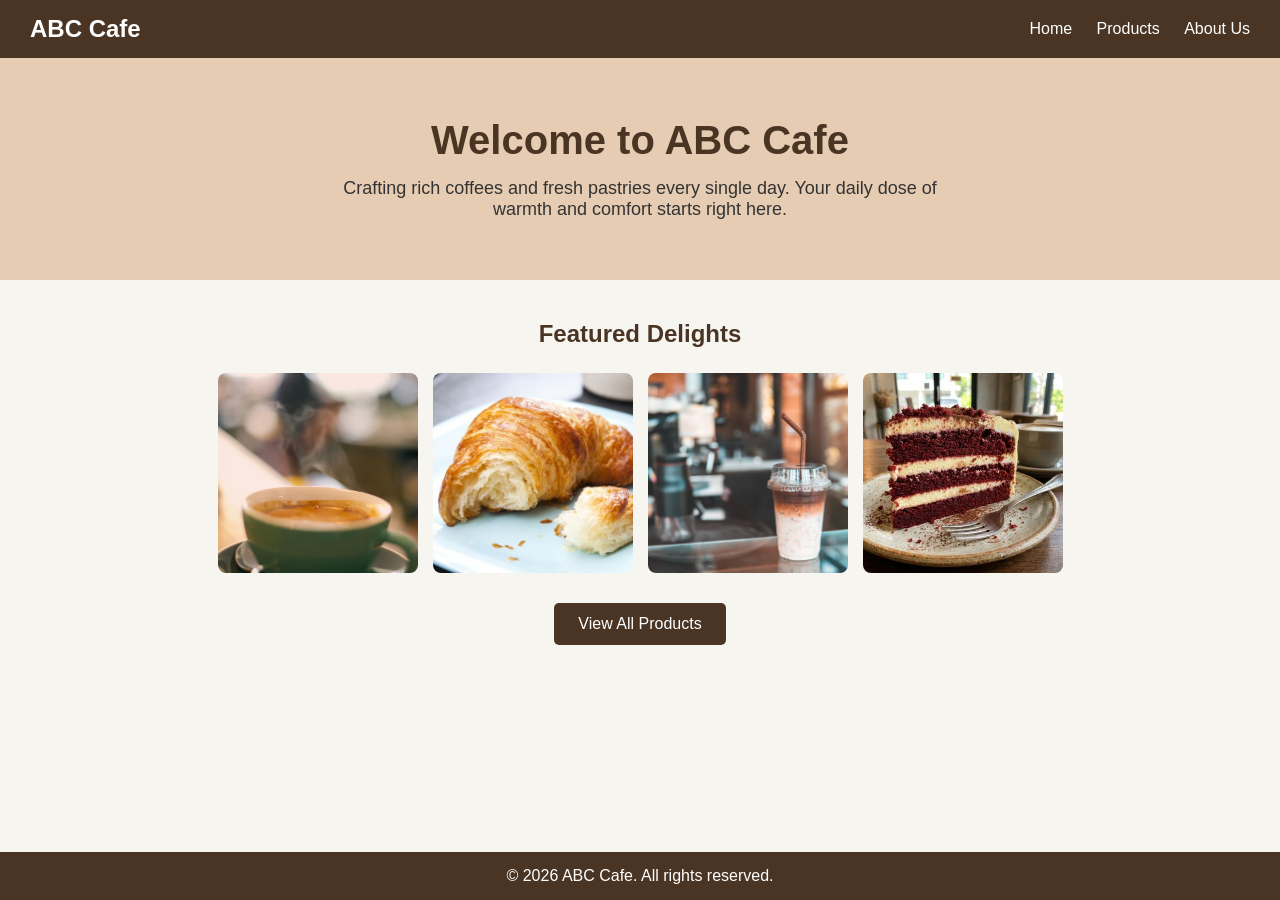
<file: index.html>
<!DOCTYPE html>
<html lang="en">
<head>
    <meta charset="UTF-8">
    <meta name="viewport" content="width=device-width, initial-scale=1.0">
    <title>ABC Cafe - Home</title>
    <link rel="stylesheet" href="css/styles.css">
</head>
<body>
    <div class="navbar">
        <div class="logo">ABC Cafe</div>
        <div class="nav-links">
            <a href="index.html">Home</a>
            <a href="products.html">Products</a>
            <a href="about.html">About Us</a>
        </div>
    </div>

    <div class="hero-section">
        <h1>Welcome to ABC Cafe</h1>
        <p>Crafting rich coffees and fresh pastries every single day. Your daily dose of warmth and comfort starts right here.</p>
    </div>

    <div class="home-gallery">
        <h2>Featured Delights</h2>
        <div class="gallery-grid">
            <a href="images/item1.jpg" target="_blank"><img src="images/item1.jpg" alt="Espresso"></a>
            <a href="images/item2.jpg" target="_blank"><img src="images/item2.jpg" alt="Croissant"></a>
            <a href="images/item3.jpg" target="_blank"><img src="images/item3.jpg" alt="Iced Coffee"></a>
            <a href="images/item4.jpeg" target="_blank"><img src="images/item4.jpeg" alt="Slice of Cake"></a>
        </div>
        <div class="btn-container">
            <a href="products.html" class="btn">View All Products</a>
        </div>
    </div>

    <div class="footer">
        <p>&copy; 2026 ABC Cafe. All rights reserved.</p>
    </div>
</body>
</html>
</file>
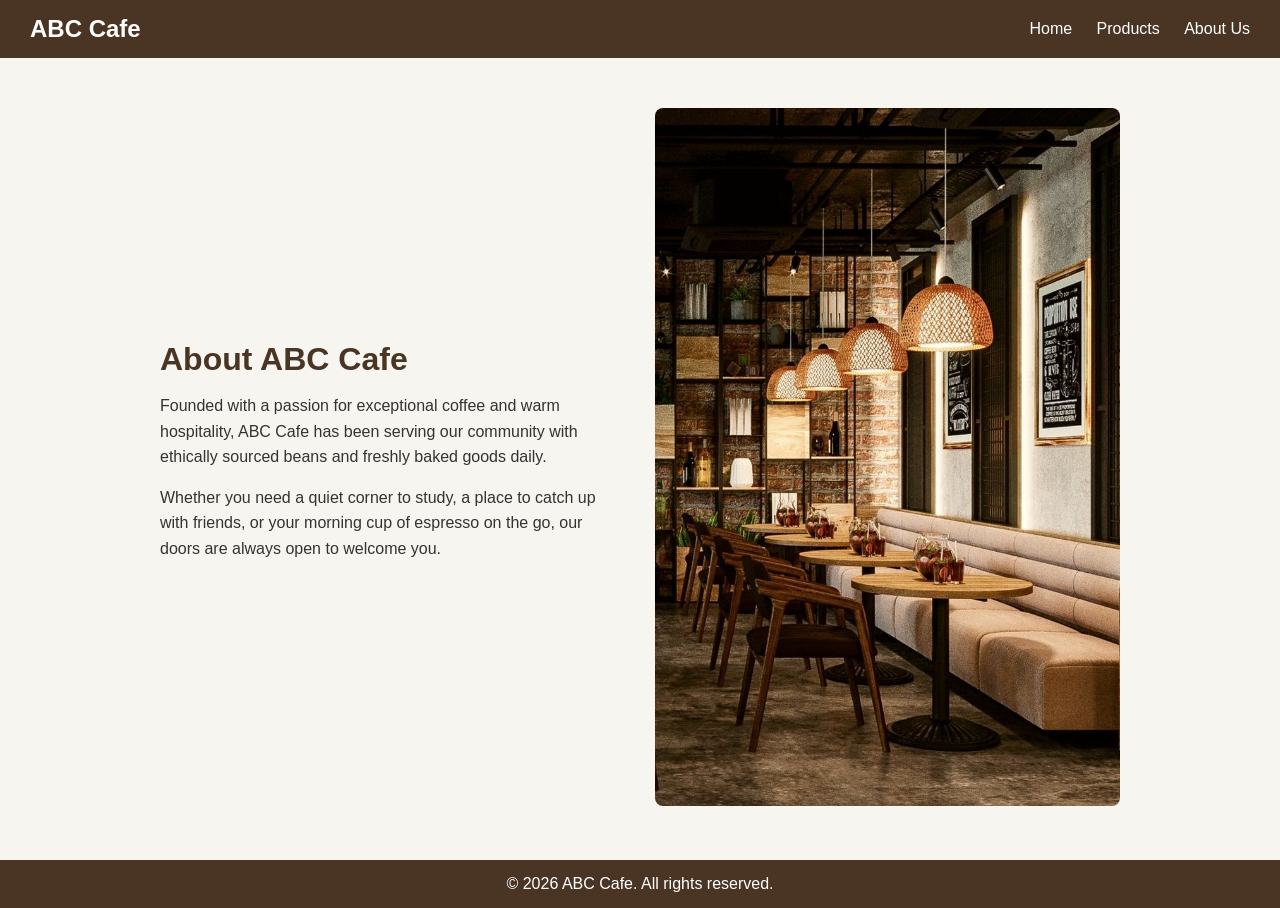
<file: about.html>
<!DOCTYPE html>
<html lang="en">
<head>
    <meta charset="UTF-8">
    <meta name="viewport" content="width=device-width, initial-scale=1.0">
    <title>ABC Cafe - About Us</title>
    <link rel="stylesheet" href="/css/styles.css">
</head>
<body>
    <div class="navbar">
        <div class="logo">ABC Cafe</div>
        <div class="nav-links">
            <a href="index.html">Home</a>
            <a href="products.html">Products</a>
            <a href="about.html">About Us</a>
        </div>
    </div>

    <div class="about-container">
        <div class="about-content">
            <div class="about-text">
                <h1>About ABC Cafe</h1>
                <p>Founded with a passion for exceptional coffee and warm hospitality, ABC Cafe has been serving our community with ethically sourced beans and freshly baked goods daily.</p>
                <p>Whether you need a quiet corner to study, a place to catch up with friends, or your morning cup of espresso on the go, our doors are always open to welcome you.</p>
            </div>
            <div class="about-image">
                <img src="images/cafe-interior.jpg" alt="Inside ABC Cafe">
            </div>
        </div>
    </div>

    <div class="footer">
        <p>&copy; 2026 ABC Cafe. All rights reserved.</p>
    </div>
</body>
</html>
</file>
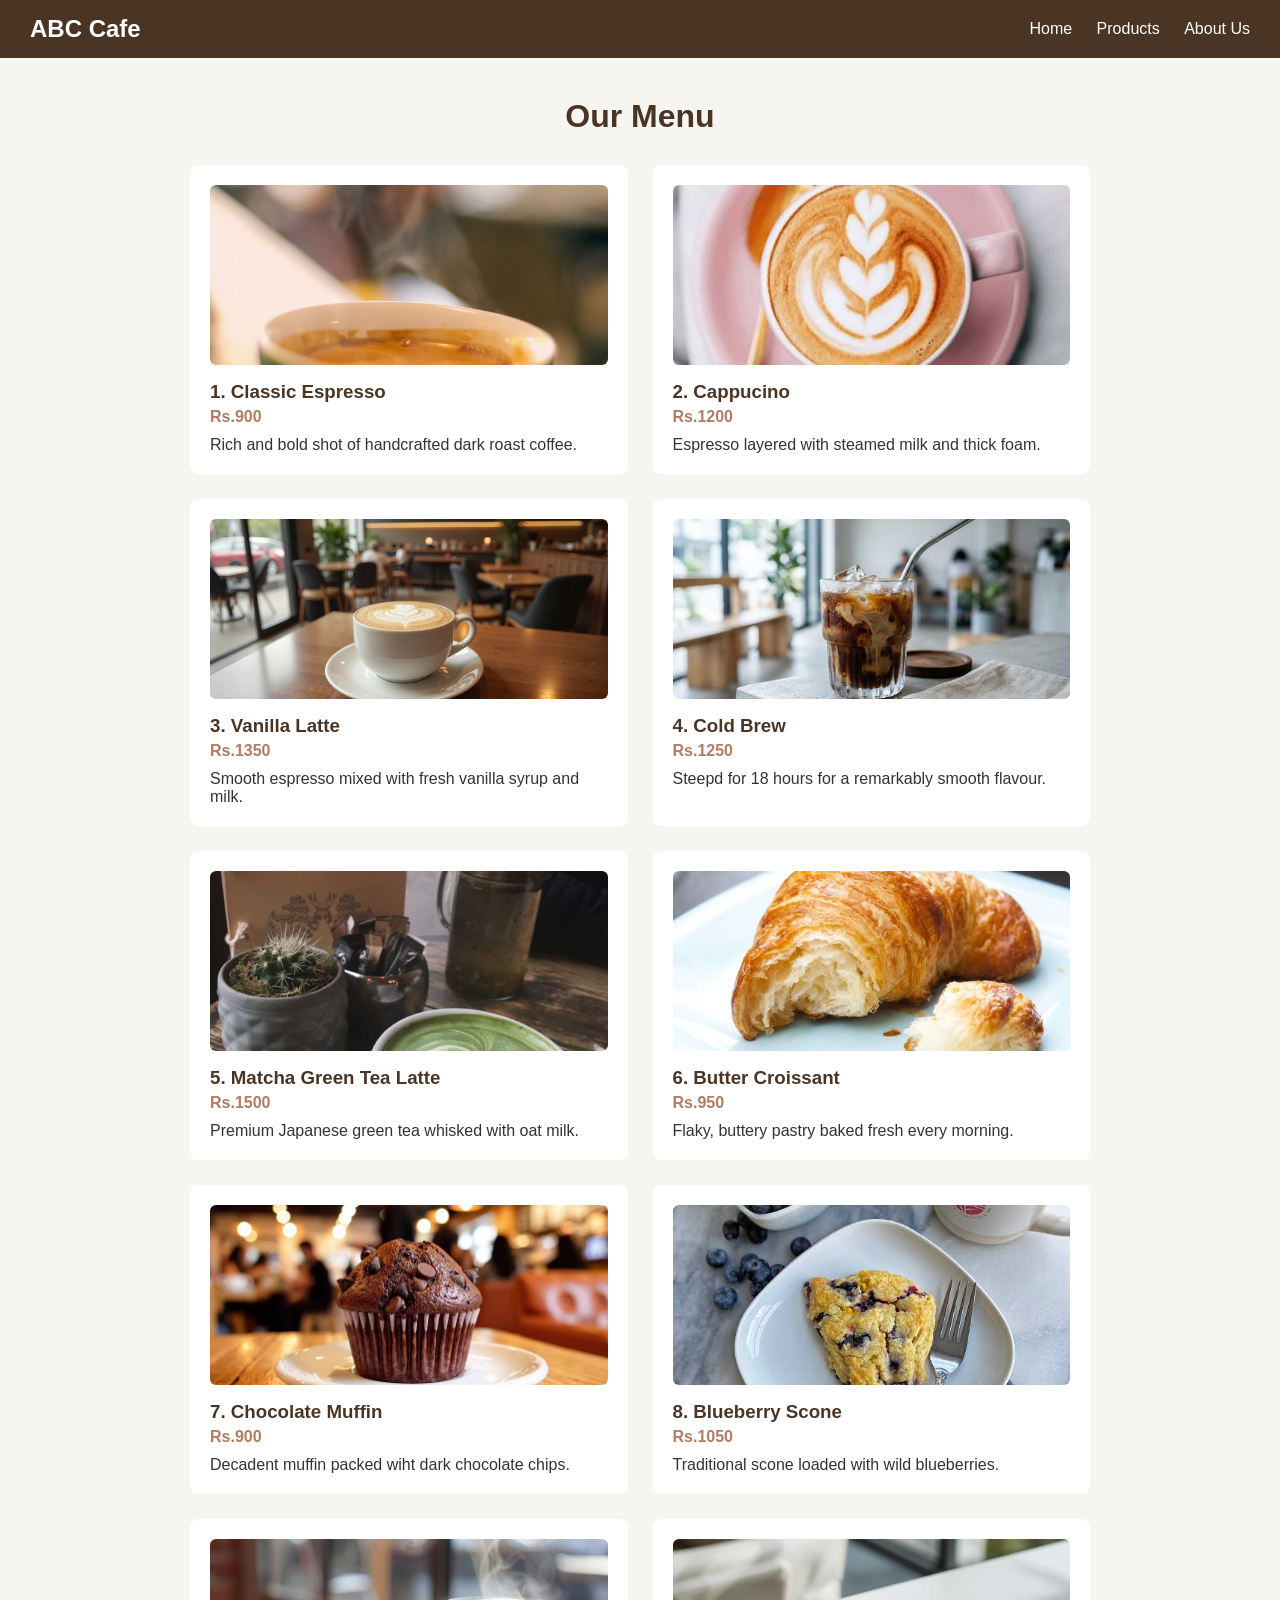
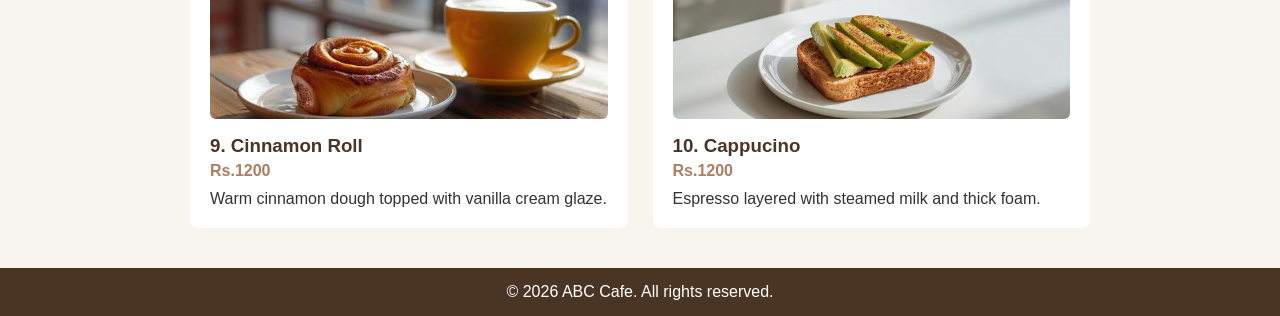
<file: products.html>
<!DOCTYPE html>
<html lang="en">
<head>
    <meta charset="UTF-8">
    <meta name="viewport" content="width=device-width, initial-scale=1.0">
    <title>ABC Cafe - Menu</title>
    <link rel="stylesheet" href="css/styles.css">
</head>
<body>
    <div class="navbar">
        <div class="logo">ABC Cafe</div>
        <div class="nav-links">
            <a href="index.html">Home</a>
            <a href="products.html">Products</a>
            <a href="about.html">About Us</a>
        </div>
    </div>

    <div class="products-container">
        <h1>Our Menu</h1>
        <div class="product-grid">
            <div class="product-card">
                <img src="images/item1.jpg" alt="Classic Espresso" class="product-img">
                <h3>1. Classic Espresso</h3>
                <span class="price">Rs.900</span>
                <p>Rich and bold shot of handcrafted dark roast coffee.</p>
            </div>
            <div class="product-card">
                <img src="images/item5.jpeg" alt="Cappucino" class="product-img">
                <h3>2. Cappucino</h3>
                <span class="price">Rs.1200</span>
                <p>Espresso layered with steamed milk and thick foam.</p>
            </div>
            <div class="product-card">
                <img src="images/item6.jpg" alt="Vanilla Latte" class="product-img">
                <h3>3. Vanilla Latte</h3>
                <span class="price">Rs.1350</span>
                <p>Smooth espresso mixed with fresh vanilla syrup and milk.</p>
            </div>
            <div class="product-card">
                <img src="images/item7.jpeg" alt="Cold Brew" class="product-img">
                <h3>4. Cold Brew</h3>
                <span class="price">Rs.1250</span>
                <p>Steepd for 18 hours for a remarkably smooth flavour.</p>
            </div>
            <div class="product-card">
                <img src="images/item8.jpg" alt="Matcha Green Tea Latte" class="product-img">
                <h3>5. Matcha Green Tea Latte</h3>
                <span class="price">Rs.1500</span>
                <p>Premium Japanese green tea whisked with oat milk.</p>
            </div>
            <div class="product-card">
                <img src="images/item2.jpg" alt="Butter Croissant" class="product-img">
                <h3>6. Butter Croissant</h3>
                <span class="price">Rs.950</span>
                <p>Flaky, buttery pastry baked fresh every morning.</p>
            </div>
            <div class="product-card">
                <img src="images/item9.jpg" alt="Chocolate Muffin" class="product-img">
                <h3>7. Chocolate Muffin</h3>
                <span class="price">Rs.900</span>
                <p>Decadent muffin packed wiht dark chocolate chips.</p>
            </div>
            <div class="product-card">
                <img src="images/item10.jpeg" alt="Blueberry Scone" class="product-img">
                <h3>8. Blueberry Scone</h3>
                <span class="price">Rs.1050</span>
                <p>Traditional scone loaded with wild blueberries.</p>
            </div>
            <div class="product-card">
                <img src="images/item11.jpg" alt="Cinnamon Roll" class="product-img">
                <h3>9. Cinnamon Roll</h3>
                <span class="price">Rs.1200</span>
                <p>Warm cinnamon dough topped with vanilla cream glaze.</p>
            </div>
            <div class="product-card">
                <img src="images/item12.jpeg" alt="Avocade Toast" class="product-img">
                <h3>10. Cappucino</h3>
                <span class="price">Rs.1200</span>
                <p>Espresso layered with steamed milk and thick foam.</p>
            </div>
        </div>
    </div>

    <div class="footer">
        <p>&copy; 2026 ABC Cafe. All rights reserved.</p>
    </div>
</body>
</html>
</file>
<file: css/styles.css>
* {
    margin: 0;
    padding: 0;
    box-sizing: border-box;
    font-family: Arial, Helvetica, sans-serif;
}

body {
    background-color: #f7f5f0;
    color: #333;
    display: flex;
    flex-direction: column;
    min-height: 100vh;
}

.navbar {
    background-color: #4a3525;
    padding: 15px 30px;
    display: flex;
    justify-content: space-between;
    align-items: center;
}

.logo {
    color: #fff;
    font-size: 24px;
    font-weight: bold;
}

.nav-links a {
    color: #fff;
    text-decoration: none;
    margin-left: 20px;
    font-size: 16px;
}

.nav-links a :hover {
    color: #d4a373;
}

.hero-section {
    text-align: center;
    padding: 60px 20px;
    background-color: #e6ccb2;
}

.hero-section h1 {
    font-size: 40px;
    color: #4a3525;
    margin-bottom: 15px;
}

.hero-section p {
    font-size: 18px;
    max-width: 600px;
    margin: 0 auto;
}

.home-gallery {
    padding: 40px 20px;
    text-align: center;
}

.home-gallery h2 {
    margin-bottom: 25px;
    color: #4a3525;
}

.gallery-grid {
    display: flex;
    justify-content: center;
    gap: 15px;
    flex-wrap: wrap;
}

.gallery-grid a {
    display: block;
    overflow: hidden;
    border-radius: 8px;
    width: 200px;
    height: 200px;
}

.gallery-grid img {
    width: 100%;
    height: 100%;
    object-fit: cover;
    transition: transform 0.3s ease-in-out;
}

.gallery-grid a:hover img{
    transform: scale(1.1);
}

.btn-container {
    margin-top: 30px;
}

.btn {
    display: inline-block;
    background-color: #4a3525;
    color: white;
    padding: 12px 24px;
    text-decoration: none;
    border-radius: 5px;
}

.btn :hover {
    background-color: #d4a373;
}

.products-container {
    padding: 40px 20px;
    max-width: 1000px;
    margin: 0 auto;
}

.products-container h1 {
    text-align: center;
    color: #4a3525;
    margin-bottom: 30px;
}

.product-grid {
    display: grid;
    grid-template-columns: repeat(2, 1fr);
    gap: 25px;
    max-width: 900px;
    margin: 0 auto;
}

.product-img {
    width: 100%;
    height: 180px;
    object-fit: cover;
    border-radius: 6px;
    margin-bottom: 12px;
}

.product-card {
    background-color: white;
    padding: 20px;
    border-radius: 8px;
    box-shadow: 0 2px 5px rgba (0,0,0,0.1);
}

.product-card h3 {
    color: #4a3525;
    margin-bottom: 5px;
}

.price {
    font-weight: bold;
    color: #b07d62;
    display: block;
    margin-bottom: 10px;
}

.about-container {
    padding: 50px 20px;
    max-width: 1000px;
    margin: 0 auto;
}

.about-content {
    display: flex;
    gap: 30px;
    align-items: center;
    flex-wrap: wrap;
}

.about-text {
    flex: 1;
    min-width: 300px;
}

.about-text h1 {
    color: #4a3525;
    margin-bottom: 15px;
}

.about-text p {
    margin-bottom: 15px;
    line-height: 1.6;
}

.about-image {
    flex: 1;
    min-width: 300px;
}

.about-image img {
    width: 100%;
    border-radius: 8px;
}

.footer {
    background-color: #4a3525;
    color: white;
    text-align: center;
    padding: 15px;
    margin-top: auto;
}
</file>
